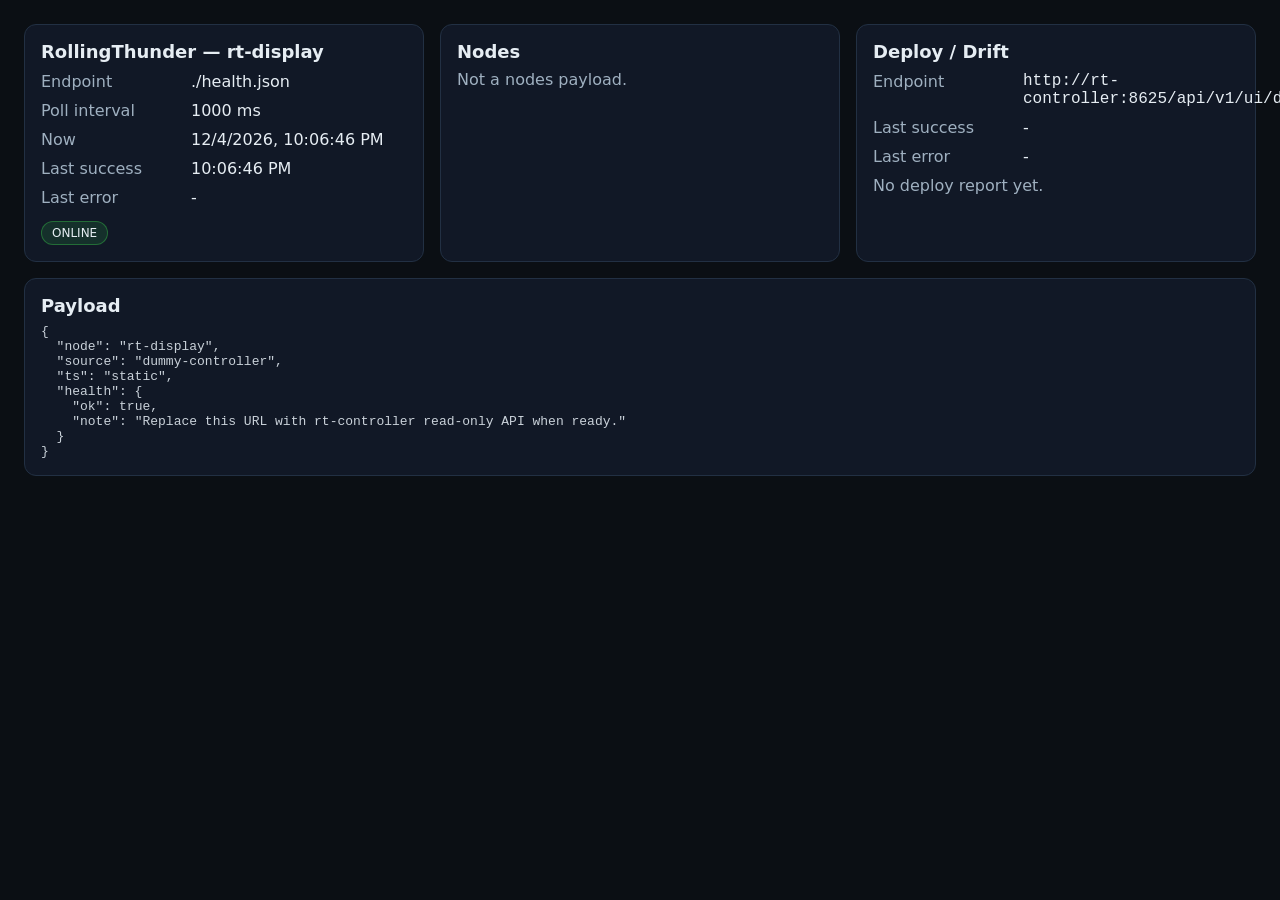
<file: nodes/rt-display/ui/index.html>
<!doctype html>
<html lang="en">
<head>
  <meta charset="utf-8" />
  <meta name="viewport" content="width=device-width,initial-scale=1" />
  <title>RollingThunder — rt-display</title>
  <style>
    :root { font-family: system-ui, -apple-system, Segoe UI, Roboto, sans-serif; }
    body { margin: 0; background: #0b0f14; color: #e6edf3; }
    .wrap { padding: 24px; }
    .row { display: flex; gap: 16px; flex-wrap: wrap; }
    .card { background: #111826; border: 1px solid #223043; border-radius: 12px; padding: 16px; min-width: 280px; flex: 1; }
    .title { font-size: 18px; font-weight: 700; margin: 0 0 8px; }
    .muted { color: #9fb0c0; }
    .pill { display: inline-block; padding: 4px 10px; border-radius: 999px; font-size: 12px; border: 1px solid #223043; }
    .ok { background: rgba(46, 160, 67, 0.18); border-color: rgba(46, 160, 67, 0.55); }
    .bad { background: rgba(248, 81, 73, 0.18); border-color: rgba(248, 81, 73, 0.55); }
    .warn { background: rgba(219, 158, 52, 0.18); border-color: rgba(219, 158, 52, 0.55); }
    tr.sev-ok  td { background: rgba(46, 160, 67, 0.06); }
    tr.sev-warn td { background: rgba(219, 158, 52, 0.06); }
    tr.sev-bad td { background: rgba(248, 81, 73, 0.06); }
    pre { margin: 0; white-space: pre-wrap; word-break: break-word; color: #c9d1d9; }
    .kv { display: grid; grid-template-columns: 140px 1fr; gap: 6px 10px; }
    .kv div { padding: 2px 0; }
    table { width: 100%; border-collapse: collapse; font-size: 13px; }
    th, td { text-align: left; padding: 6px 8px; border-bottom: 1px solid #223043; vertical-align: top; }
    th { color: #9fb0c0; font-weight: 700; }
    .small { font-size: 12px; color: #9fb0c0; }

    .drift-table { width: 100%; border-collapse: collapse; }
    .drift-table th, .drift-table td { padding: 6px 8px; border-bottom: 1px solid #3333; }
    .mono { font-family: ui-monospace, SFMono-Regular, Menlo, monospace; }
    .drift-ok   .state { font-weight: 700; }
    .drift-warn .state { font-weight: 700; }
    .drift-bad  .state { font-weight: 800; }
  </style>
</head>
<body>
  <!-- Runtime mounts here when ?runtime=1 -->
  <div id="rt_mount"></div>

  <!-- Legacy UI lives here -->
  <div class="wrap">
    <div class="row">
      <div class="card">
        <p class="title">RollingThunder — rt-display</p>
        <div class="kv">
          <div class="muted">Endpoint</div><div id="endpoint"></div>
          <div class="muted">Poll interval</div><div id="interval"></div>
          <div class="muted">Now</div><div id="now"></div>
          <div class="muted">Last success</div><div id="lastOk"></div>
          <div class="muted">Last error</div><div id="lastErr"></div>
        </div>
        <div style="margin-top:12px;">
          <span id="status" class="pill bad">BOOTING</span>
        </div>
      </div>

      <div class="card">
        <p class="title">Nodes</p>
        <div id="nodes" class="muted">No nodes yet.</div>
      </div>

      <div class="card">
        <p class="title">Deploy / Drift</p>
        <div class="kv" style="margin-bottom:8px;">
          <div class="muted">Endpoint</div><div id="deployEndpoint" class="mono"></div>
          <div class="muted">Last success</div><div id="deployLastOk"></div>
          <div class="muted">Last error</div><div id="deployLastErr"></div>
        </div>
        <div id="deploy" class="muted">No deploy report yet.</div>
      </div>

      <div class="card">
        <p class="title">Payload</p>
        <pre id="payload">{}</pre>
      </div>
    </div>
  </div>

<script>
(function () {
  const params = new URLSearchParams(location.search);
  const runtimeOn = params.get("runtime") === "1";

  if (runtimeOn) {
    // Ensure mount exists + show a visible loading message
    const mount = document.getElementById("rt_mount");
    if (mount) {
      mount.innerHTML = `
        <div style="padding:24px; color:#9fb0c0; font-family:system-ui, -apple-system, Segoe UI, Roboto, sans-serif;">
          Loading runtime…
        </div>
      `;
    }

    const legacyWrap = document.querySelector(".wrap");

    // Load the config-driven runtime (ES module)
    const s = document.createElement("script");
    s.type = "module";
    s.src = "./runtime.js";

    // If runtime loads, THEN hide legacy
    s.onload = () => {
      window.__rt_runtime_loaded = true;
      if (legacyWrap) legacyWrap.style.display = "none";
    };

    // If runtime fails, keep legacy visible and show message
    s.onerror = () => {
      console.error("Failed to load runtime.js; falling back to legacy UI");
      if (mount) {
        mount.innerHTML = `
          <div style="padding:24px; color:#f85149; font-family:system-ui, -apple-system, Segoe UI, Roboto, sans-serif;">
            Runtime failed to load. Showing legacy UI.
          </div>
        `;
      }
      legacyBoot();
    };

    document.title += " (runtime)";
    window.__rt_runtime_loaded = false;
    document.head.appendChild(s);

    // If runtime doesn't load quickly, fall back (but DO NOT blank the page)
    setTimeout(() => {
      if (!window.__rt_runtime_loaded) {
        console.error("runtime.js did not load; falling back to legacy UI");
        if (mount) {
          mount.innerHTML = `
            <div style="padding:24px; color:#f85149; font-family:system-ui, -apple-system, Segoe UI, Roboto, sans-serif;">
              Runtime did not start. Showing legacy UI.
            </div>
          `;
        }
        legacyBoot();
      }
    }, 1500);
    return;
  }


  legacyBoot();

  function legacyBoot() {
    // === YOUR EXISTING LEGACY CODE, UNCHANGED, STARTS HERE ===
    const params = new URLSearchParams(location.search);
    const url = params.get("url") || "./health.json";
    const pollMs = Math.max(250, Number(params.get("ms") || 1000));
    const deployUrl = params.get("deployUrl") || "http://rt-controller:8625/api/v1/ui/deploy";
    const deployMs = Math.max(500, Number(params.get("deployMs") || 2000));

    const el = {
      endpoint: document.getElementById("endpoint"),
      interval: document.getElementById("interval"),
      now: document.getElementById("now"),
      lastOk: document.getElementById("lastOk"),
      lastErr: document.getElementById("lastErr"),
      status: document.getElementById("status"),
      payload: document.getElementById("payload"),
      nodes: document.getElementById("nodes"),
      deployEndpoint: document.getElementById("deployEndpoint"),
      deployLastOk: document.getElementById("deployLastOk"),
      deployLastErr: document.getElementById("deployLastErr"),
      deploy: document.getElementById("deploy"),
    };

    el.endpoint.textContent = url;
    el.interval.textContent = `${pollMs} ms`;

    el.deployEndpoint.textContent = deployUrl;
    el.deployLastOk.textContent = "-";
    el.deployLastErr.textContent = "-";

    let lastOk = "-";
    let lastErr = "-";

    function setStatus(ok, label) {
      el.status.textContent = label;
      el.status.classList.toggle("ok", ok);
      el.status.classList.toggle("bad", !ok);
    }

    async function fetchWithTimeout(resource, timeoutMs) {
      const controller = new AbortController();
      const t = setTimeout(() => controller.abort(), timeoutMs);
      try {
        const resp = await fetch(resource, { signal: controller.signal, cache: "no-store" });
        return resp;
      } finally {
        clearTimeout(t);
      }
    }

    function esc(s) {
      return String(s ?? "").replace(/[&<>"']/g, (c) => ({
        "&":"&amp;","<":"&lt;",">":"&gt;","\"":"&quot;","'":"&#039;"
      }[c]));
    }

    function classifyNode(n) {
      const id = n.id || n.node_id || "";
      const roleRaw = (n.role || "").toString();
      const role = roleRaw.toLowerCase();
      const host = n.hostname || "";
      const ip = n.ip || (n.net && n.net.ip) || "";

      const ageRaw = n.age_sec ?? n.last_seen_age_sec ?? n.age;
      const ageNum = Number(ageRaw);
      const age = Number.isFinite(ageNum) ? Math.max(0, Math.floor(ageNum)) : "";

      const statusRaw = String(n.status || "").toLowerCase().trim();
      let status = statusRaw;

      if (!isCanonicalStatus(status)) {
        status = "stale";
      }

      let sev =
        status === "online" ? "ok" :
        status === "stale"  ? "warn" :
        "bad";

      const statusLabel =
        status === "online" ? "Online" :
        status === "stale"  ? `Stale (${age === "" ? "?" : age}s)` :
        `Offline (${age === "" ? "?" : age}s)`;

      const badges = [];

      if (statusRaw && statusRaw !== status) {
        badges.push({ sev: "warn", label: `unknown_status:${statusRaw}` });
        if (sev === "ok") sev = "warn";
      }

      const renderOk = (n.ui_render_ok ?? n.ui?.render_ok);
      if (role === "display" && (status === "online" || status === "stale" || !statusRaw)) {
        if (renderOk === true) badges.push({ sev: "ok", label: "UI OK" });
        else if (renderOk === false) {
          badges.push({ sev: "warn", label: "UI degraded" });
          if (sev === "ok") sev = "warn";
        } else {
          badges.push({ sev: "warn", label: "UI unknown" });
        }
      }

      const pubErr = (n.publisher_error ?? "").toString().trim();
      if (pubErr) {
        badges.push({ sev: "warn", label: "publisher_error" });
        if (sev === "ok") sev = "warn";
      }

      return { id, role: roleRaw, host, ip, age, sev, statusLabel, badges };
    }

    function pill(sev, label) {
      sev = (sev || "").toString().trim();
      const cls =
        sev === "ok" ? "pill ok" :
        sev === "warn" ? "pill warn" :
        "pill bad";
      return `<span class="${cls}">${esc(label)}</span>`;
    }

    function isCanonicalStatus(s) {
      return s === "online" || s === "stale" || s === "offline";
    }

    function validateNodeShape(n) {
      const issues = [];
      if (!n || typeof n !== "object") return ["node_not_object"];
      const id = n.id || n.node_id;
      if (!id) issues.push("missing:id");
      if (!("role" in n)) issues.push("missing:role");
      const statusRaw = String(n.status || "").toLowerCase();
      if (!statusRaw) issues.push("missing:status");
      else if (!isCanonicalStatus(statusRaw)) issues.push(`bad:status:${statusRaw}`);
      if (!("age_sec" in n)) issues.push("missing:age_sec");
      if (!("last_seen_ms" in n)) issues.push("missing:last_seen_ms");
      if (!("last_update_ms" in n)) issues.push("missing:last_update_ms");
      return issues;
    }

    function renderNodes(data) {
      const raw = data?.nodes ?? data?.data?.nodes;
      if (!raw) { el.nodes.innerHTML = `<div class="muted">Not a nodes payload.</div>`; return; }

      let list = [];
      if (Array.isArray(raw)) list = raw.filter(Boolean);
      else if (typeof raw === "object") {
        const ids = Object.keys(raw).sort();
        list = ids.map((id) => ({ id, ...(raw[id] || {}) }));
      } else {
        el.nodes.innerHTML = `<div class="muted">Not a nodes payload.</div>`;
        return;
      }

      if (list.length === 0) { el.nodes.innerHTML = `<div class="muted">No nodes reported.</div>`; return; }
      list.sort((a, b) => String(a.id || "").localeCompare(String(b.id || "")));

      const rows = list.map((n) => {
        const issues = validateNodeShape(n);
        const m = classifyNode(n);
        if (issues.length) {
          m.badges.push({ sev: "warn", label: "SCHEMA VIOLATION" });
          m.badges.push({ sev: "warn", label: issues.slice(0, 2).join(",") });
          if (m.sev === "ok") m.sev = "warn";
        }

        const badgeHtml = m.badges.length
          ? `<div class="small" style="margin-top:6px; display:flex; gap:6px; flex-wrap:wrap;">
              ${m.badges.map(b => pill(b.sev, b.label)).join("")}
            </div>`
          : "";

        const sevClass = (m.sev === "ok" || m.sev === "warn" || m.sev === "bad") ? m.sev : "warn";

        return `
          <tr class="sev-${sevClass}">
            <td>
              <div><strong>${esc(m.id)}</strong></div>
              <div class="small">${esc(m.role)}${m.host ? " — " + esc(m.host) : ""}</div>
            </td>
            <td>
              ${pill(m.sev, m.statusLabel)}
              ${badgeHtml}
            </td>
            <td>${esc(m.ip || "-")}</td>
            <td>${esc(m.age === "" ? "-" : m.age)}</td>
          </tr>
        `;
      }).join("");

      el.nodes.innerHTML = `
        <table>
          <thead>
            <tr><th>Node</th><th>Status</th><th>IP</th><th>Age (sec)</th></tr>
          </thead>
          <tbody>${rows}</tbody>
        </table>
      `;
    }

    function renderDeploy(payload) {
      const nodes = payload?.data?.nodes || [];
      if (!Array.isArray(nodes) || nodes.length === 0) {
        el.deploy.innerHTML = `<div class="muted">No deploy reports yet.</div>`;
        return;
      }

      nodes.sort((a,b) => String(a.id||"").localeCompare(String(b.id||"")));

      const rows = nodes.map(n => {
        const d = n.deploy || {};
        const drift = n.drift || {};
        const state = (drift.state || "warn").toString();
        const reasons = Array.isArray(drift.reasons) ? drift.reasons.join(", ") : "";
        const commit = d.deployed_commit || "-";
        const age = (d.report_age_sec ?? "-");

        const trClass =
          state === "ok" ? "drift-ok" :
          state === "warn" ? "drift-warn" :
          "drift-bad";

        return `
          <tr class="${trClass}">
            <td class="mono">${esc(n.id || "-")}</td>
            <td>${esc(n.role || "-")}</td>
            <td class="mono">${esc(commit)}</td>
            <td>${esc(age)}s</td>
            <td class="state">${esc(state)}</td>
            <td>${esc(reasons || "")}</td>
          </tr>
        `;
      }).join("");

      el.deploy.innerHTML = `
        <table class="drift-table">
          <thead>
            <tr><th>Node</th><th>Role</th><th>Commit</th><th>Age</th><th>Drift</th><th>Reasons</th></tr>
          </thead>
          <tbody>${rows}</tbody>
        </table>
      `;
    }

    async function tickDeploy() {
      try {
        const resp = await fetchWithTimeout(deployUrl, Math.max(2000, deployMs + 800));
        if (!resp.ok) throw new Error(`HTTP ${resp.status}`);
        const data = await resp.json();
        el.deployLastOk.textContent = new Date().toLocaleTimeString();
        el.deployLastErr.textContent = "-";
        renderDeploy(data);
      } catch (e) {
        el.deployLastErr.textContent =
          `${new Date().toLocaleTimeString()} — ${e.name || "Error"}: ${e.message || e}`;
        if (!el.deploy.innerHTML || el.deploy.innerHTML.includes("No deploy")) {
          el.deploy.innerHTML = `<div class="muted">Deploy data unavailable.</div>`;
        }
      }
    }

    async function tick() {
      el.now.textContent = new Date().toLocaleString();
      try {
        const resp = await fetchWithTimeout(url, Math.max(2000, Math.min(4000, pollMs + 500)));
        if (!resp.ok) throw new Error(`HTTP ${resp.status}`);
        const data = await resp.json();

        lastOk = new Date().toLocaleTimeString();
        el.lastOk.textContent = lastOk;
        lastErr = "-";
        el.lastErr.textContent = lastErr;

        el.payload.textContent = JSON.stringify(data, null, 2);
        renderNodes(data);
        setStatus(true, "ONLINE");
      } catch (e) {
        lastErr = `${new Date().toLocaleTimeString()} — ${e.name || "Error"}: ${e.message || e}`;
        el.lastErr.textContent = lastErr;
        el.nodes.innerHTML = `<div class="muted">No data (offline).</div>`;
        setStatus(false, "OFFLINE");
      }
    }

    tick();
    setInterval(tick, pollMs);
    setInterval(tickDeploy, deployMs);
    // === YOUR EXISTING LEGACY CODE, UNCHANGED, ENDS HERE ===
  }
})();
</script>
</body>
</html>
</file>
